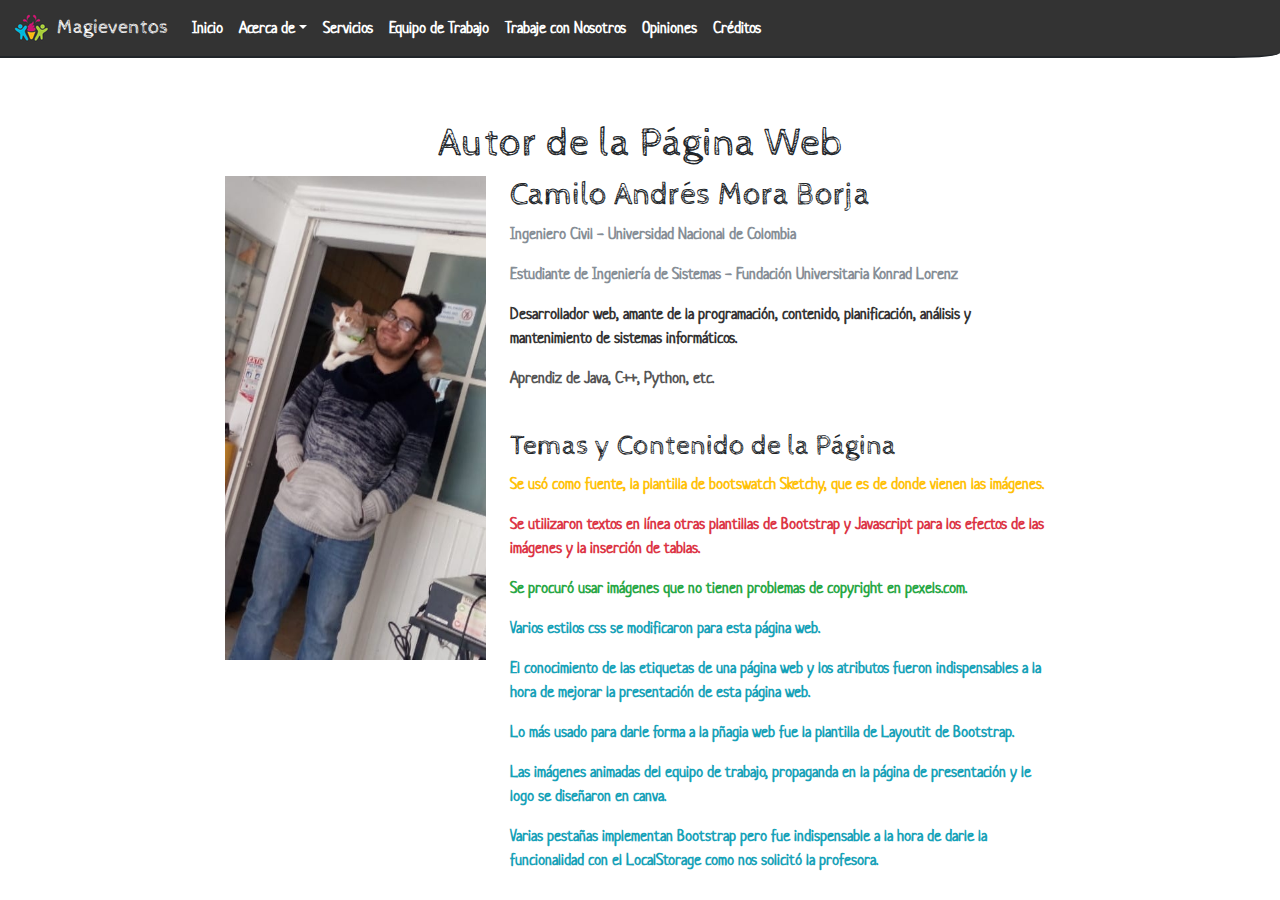
<file: creditos.html>
<!DOCTYPE html>

<html>

<head>
    <meta name="viewport" content="width=device-width, initial-scale=1">
    <link rel="stylesheet" href="./template/bootstrap.css">
    <link rel="stylesheet" href="./template/font-awesome.min.css">
    <link rel="stylesheet" href="./template/prism-okaidia.css">
    <link rel="stylesheet" href="./template/custom.min.css">
    <link rel="shortcut icon" href="./img/icon.ico" alt="Ícono pestaña magieventos">
    <!-- Global Site Tag (gtag.js) - Google Analytics -->
    <script type="text/javascript" async="" src="./template/analytics.js.descarga"></script>
    <script async="" src="./template/js"></script>
    <script>
        window.dataLayer = window.dataLayer || [];
        function gtag() { dataLayer.push(arguments); }
        gtag('js', new Date());

        gtag('config', 'UA-23019901-1');
    </script>
    <script id="_carbonads_projs" type="text/javascript" src="./template/CKYIE23N.json"></script>
</head>

<header>
    <nav class="navbar navbar-expand-lg fixed-top navbar-dark bg-primary">
        <div class="container-fluid">
            <a class="navbar-brand" color="" href="#">
                <img width="40" height="30" src="./img/black_icon.ico">
                Magieventos</a>
            <button class="navbar-toggler" type="button" data-bs-toggle="collapse" data-bs-target="#navbarColor01"
                aria-controls="navbarColor01" aria-expanded="false" aria-label="Toggle navigation">
                <span class="navbar-toggler-icon"></span>
            </button>

            <div class="collapse navbar-collapse" id="navbarColor01">
                <ul class="navbar-nav me-auto">
                    <li class="nav-item">
                        <a class="nav-link active" href="index.html">Inicio
                            <span class="visually-hidden">(current)</span>
                        </a>
                    </li>
                    <li class="nav-item dropdown">
                        <a class="nav-link dropdown-toggle" data-bs-toggle="dropdown" href="#" role="button"
                            aria-haspopup="true" aria-expanded="false">Acerca de</a>
                        <div class="dropdown-menu">
                            <a class="dropdown-item" href="sobre_nosotros.html">Sobre Nosotros</a>
                            <a class="dropdown-item" href="historia.html">Historia de Fundación</a>
                            <a class="dropdown-item" href="mision.html">Misión</a>
                            <a class="dropdown-item" href="vision.html">Visión</a>
                        </div>
                    </li>
                    <li class="nav-item">
                        <a class="nav-link" href="servicios.html">Servicios</a>
                    </li>
                    <li class="nav-item">
                        <a class="nav-link" href="equipo.html">Equipo de Trabajo</a>
                    </li>
                    <li class="nav-item">
                        <a class="nav-link" href="trabaje_con_nosotros.html">Trabaje con Nosotros</a>
                    </li>
                    <li class="nav-item">
                        <a class="nav-link" href="opiniones.html">Opiniones</a>
                    </li>
                    <li class="nav-item">
                        <a class="nav-link" href="creditos.html">Créditos</a>
                    </li>
                </ul>
            </div>
        </div>
    </nav>
    <script src="" async defer></script>
</header>

<body>
    <h1 style="text-align: center">
        Autor de la Página Web
    </h1>
    <div class="container-fluid">
        <div class="row">
            <div class="col-md-2">
            </div>
            <div class="col-md-8">
                <div class="row">
                    <div class="col-md-4">
                        <img class="d-block w-100" alt="Camilo Mora" src="./img/profile.jpg" />
                    </div>
                    <div class="col-md-8">
                        <h2>Camilo Andrés Mora Borja</h2>
                        <p class="text-muted">Ingeniero Civil - Universidad Nacional de Colombia</p>
                        <p class="text-muted">Estudiante de Ingeniería de Sistemas - Fundación Universitaria Konrad Lorenz</p>
                        <p class="text-primary">Desarrollador web, amante de la programación, contenido, planificación, análisis y mantenimiento de sistemas informáticos.</p>
                        <p class="text-secondary">Aprendiz de Java, C++, Python, etc.</p>
                        <BR>
                        <h3>Temas y Contenido de la Página</h3>
                        <p class="text-warning">Se usó como fuente, la plantilla de bootswatch Sketchy, que es de donde vienen las imágenes.</p>
                        <p class="text-danger">Se utilizaron textos en línea otras plantillas de Bootstrap y Javascript para los efectos de las imágenes y la inserción de tablas.</p>
                        <p class="text-success">Se procuró usar imágenes que no tienen problemas de copyright en pexels.com.</p>
                        <p class="text-info">Varios estilos css se modificaron para esta página web.</p>
                        <p class="text-info">El conocimiento de las etiquetas de una página web y los atributos fueron indispensables a la hora de mejorar la presentación de esta página web.</p>
                        <p class="text-info">Lo más usado para darle forma a la pñagia web fue la plantilla de Layoutit de Bootstrap.</p>
                        <p class="text-info">Las imágenes animadas del equipo de trabajo, propaganda en la página de presentación y le logo se diseñaron en canva.</p>
                        <p class="text-info">Varias pestañas implementan Bootstrap pero fue indispensable a la hora de darle la funcionalidad con el LocalStorage como nos solicitó la profesora.</p>
                    </div>
                </div>
            </div>
        </div>
    </div>
</body>

<script src="./template/jquery.min.js.descarga"></script>
<script src="./template/bootstrap.bundle.min.js.descarga"></script>
<script src="./template/prism.js.descarga" data-manual=""></script>
<script src="./template/custom.js.descarga"></script>
<script src="./template/jquery.min.js"></script>
<script src="./template/bootstrap.min.js"></script>
<script src="./template/popper.min.js"></script>
<script src="./template/scripts.js"></script>

</html>
</file>
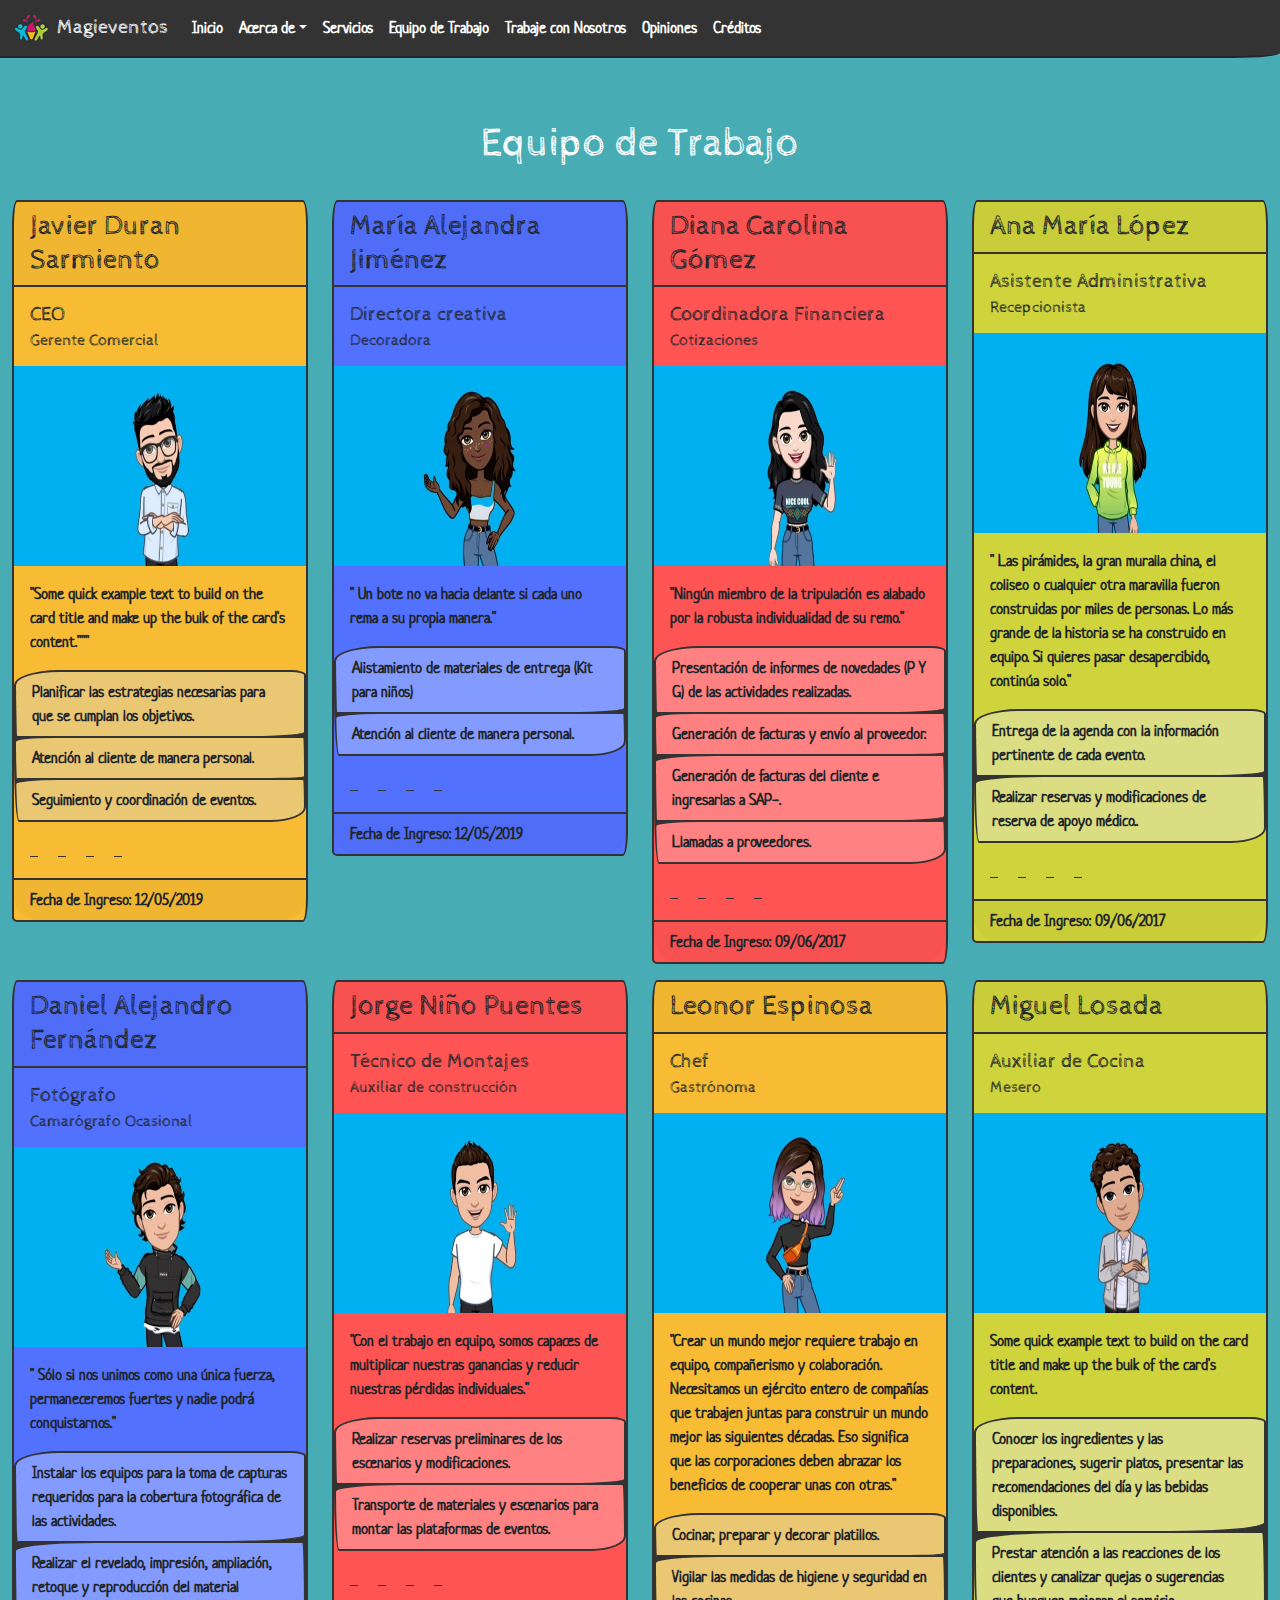
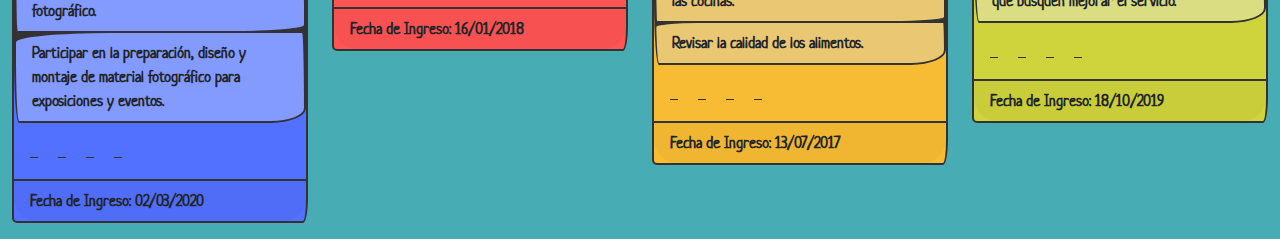
<file: equipo.html>
<!DOCTYPE html>

<html>

<head>
    <meta name="viewport" content="width=device-width, initial-scale=1">
    <link rel="stylesheet" href="./template/bootstrap.css">
    <link rel="stylesheet" href="./template/font-awesome.min.css">
    <link rel="stylesheet" href="./template/prism-okaidia.css">
    <link rel="stylesheet" href="./template/custom.min.css">
    <link rel="shortcut icon" href="./img/icon.ico" alt="Ícono pestaña magieventos">
    <!-- Global Site Tag (gtag.js) - Google Analytics -->
    <script type="text/javascript" async="" src="./template/analytics.js.descarga"></script>
    <script async="" src="./template/js"></script>
    <script>
        window.dataLayer = window.dataLayer || [];
        function gtag() { dataLayer.push(arguments); }
        gtag('js', new Date());

        gtag('config', 'UA-23019901-1');
    </script>
    <script id="_carbonads_projs" type="text/javascript" src="./template/CKYIE23N.json"></script>
</head>

<header>
    <nav class="navbar navbar-expand-lg fixed-top navbar-dark bg-primary">
        <div class="container-fluid">
            <a class="navbar-brand" color="" href="#">
                <img width="40" height="30" src="./img/black_icon.ico" alt="Ícono de magieventos">
                Magieventos</a>
            <button class="navbar-toggler" type="button" data-bs-toggle="collapse" data-bs-target="#navbarColor01"
                aria-controls="navbarColor01" aria-expanded="false" aria-label="Toggle navigation">
                <span class="navbar-toggler-icon"></span>
            </button>

            <div class="collapse navbar-collapse" id="navbarColor01">
                <ul class="navbar-nav me-auto">
                    <li class="nav-item">
                        <a class="nav-link active" href="index.html">Inicio
                            <span class="visually-hidden">(current)</span>
                        </a>
                    </li>
                    <li class="nav-item dropdown">
                        <a class="nav-link dropdown-toggle" data-bs-toggle="dropdown" href="#" role="button"
                            aria-haspopup="true" aria-expanded="false">Acerca de</a>
                        <div class="dropdown-menu">
                            <a class="dropdown-item" href="sobre_nosotros.html">Sobre Nosotros</a>
                            <a class="dropdown-item" href="historia.html">Historia de Fundación</a>
                            <a class="dropdown-item" href="mision.html">Misión</a>
                            <a class="dropdown-item" href="vision.html">Visión</a>
                        </div>
                    </li>
                    <li class="nav-item">
                        <a class="nav-link" href="servicios.html">Servicios</a>
                    </li>
                    <li class="nav-item">
                        <a class="nav-link" href="equipo.html">Equipo de Trabajo</a>
                    </li>
                    <li class="nav-item">
                        <a class="nav-link" href="trabaje_con_nosotros.html">Trabaje con Nosotros</a>
                    </li>
                    <li class="nav-item">
                        <a class="nav-link" href="opiniones.html">Opiniones</a>
                    </li>
                    <li class="nav-item">
                        <a class="nav-link" href="creditos.html">Créditos</a>
                    </li>
                </ul>
            </div>
        </div>
    </nav>
    <script src="" async defer></script>
</header>


<body style="background-color:#48acb4 ;">
    <h1 style='text-align:center ; color:white'>Equipo de Trabajo</h1>
    &nbsp;
    <div class="container-fluid">
        <div class="row">
            <div class="col-md-3">
                <div class="card mb-3" style="background-color:#f8bc34 ;">
                    <h3 class="card-header"> Javier Duran Sarmiento</h3>
                    <div class="card-body">
                        <h5 class="card-title">CEO</h5>
                        <h6 class="card-subtitle">Gerente Comercial</h6>
                    </div>
                    <img src="./img/e_1.jpg" class="d-block user-select-none" width="100%" height="200" alt="Foto de Javier Durán Sarmiento"
                        aria-label="Placeholder: Image cap" focusable="false" role="img"
                        preserveAspectRatio="xMidYMid slice" viewBox="0 0 318 180"
                        style="font-size:1.125rem;text-anchor:middle">
                    <div class="card-body">
                        <p class="card-text">"Some quick example text to build on the card title and make up the bulk of
                            the card's content."""</p>
                    </div>
                    <ul class="list-group list-group-flush">
                        <li class="list-group-item" style="background-color:#f8d278ee ;">Planificar las estrategias
                            necesarias para que se cumplan los
                            objetivos.</li>
                        <li class="list-group-item" style="background-color:#f8d278ee ;">Atención al cliente de manera
                            personal.</li>
                        <li class="list-group-item" style="background-color:#f8d278ee ;">Seguimiento y coordinación de
                            eventos.</li>
                    </ul>
                    <div class="card-body">
                        <a href="https://bootswatch.com/sketchy/#" class="card-link"><i
                                class="fa-brands fa-facebook-square"></i></a>
                        <a href="https://bootswatch.com/sketchy/#" class="card-link"><i
                                class="fa-brands fa-linkedin"></i></a>
                        <a href="https://bootswatch.com/sketchy/#" class="card-link"><i
                                class="fa-brands fa-github"></i></a>
                        <a href="https://bootswatch.com/sketchy/#" class="card-link"><i
                                class="fa-brands fa-twitter"></i></a>
                    </div>
                    <div class="card-footer">
                        Fecha de Ingreso: 12/05/2019
                    </div>
                </div>
            </div>
            <div class="col-md-3">
                <div class="card mb-3" style="background-color:#5271ff;">
                    <h3 class="card-header"> María Alejandra Jiménez</h3>
                    <div class="card-body">
                        <h5 class="card-title">Directora creativa </h5>
                        <h6 class="card-subtitle">Decoradora</h6>
                    </div>
                    <img src="./img/e_2.jpg" class="d-block user-select-none" width="100%" height="200" alt="Foto de Maria Alejandra Jiménez"
                        aria-label="Placeholder: Image cap" focusable="false" role="img"
                        preserveAspectRatio="xMidYMid slice" viewBox="0 0 318 180"
                        style="font-size:1.125rem;text-anchor:middle">
                    <div class="card-body">
                        <p class="card-text">" Un bote no va hacia delante si cada uno rema a su propia manera."</p>
                    </div>
                    <ul class="list-group list-group-flush">
                        <li class="list-group-item" style="background-color:#839aff;">Alistamiento de materiales de
                            entrega (Kit para niños)</li>
                        <li class="list-group-item" style="background-color:#839aff;">Atención al cliente de manera
                            personal.</li>
                    </ul>
                    <div class="card-body">
                        <a href="https://bootswatch.com/sketchy/#" class="card-link"><i
                                class="fa-brands fa-facebook-square"></i></a>
                        <a href="https://bootswatch.com/sketchy/#" class="card-link"><i
                                class="fa-brands fa-linkedin"></i></a>
                        <a href="https://bootswatch.com/sketchy/#" class="card-link"><i
                                class="fa-brands fa-github"></i></a>
                        <a href="https://bootswatch.com/sketchy/#" class="card-link"><i
                                class="fa-brands fa-twitter"></i></a>
                    </div>
                    <div class="card-footer">
                        Fecha de Ingreso: 12/05/2019
                    </div>
                </div>
            </div>
            <div class="col-md-3">
                <div class="card mb-3" style="background-color:#ff5454;">
                    <h3 class="card-header"> Diana Carolina Gómez </h3>
                    <div class="card-body">
                        <h5 class="card-title">Coordinadora Financiera </h5>
                        <h6 class="card-subtitle">Cotizaciones</h6>
                    </div>
                    <img src="./img/e_3.jpg" class="d-block user-select-none" width="100%" height="200" alt="Foto de Diana Carolina Gómez"
                        aria-label="Placeholder: Image cap" focusable="false" role="img"
                        preserveAspectRatio="xMidYMid slice" viewBox="0 0 318 180"
                        style="font-size:1.125rem;text-anchor:middle">
                    <div class="card-body">
                        <p class="card-text">"Ningún miembro de la tripulación es alabado por la robusta individualidad
                            de su remo."</p>
                    </div>
                    <ul class="list-group list-group-flush">
                        <li class="list-group-item" style="background-color:#ff8181;">Presentación de informes de
                            novedades (P Y G) de las actividades
                            realizadas.</li>
                        <li class="list-group-item" style="background-color:#ff8181;">Generación de facturas y envío al
                            proveedor.</li>
                        <li class="list-group-item" style="background-color:#ff8181;">Generación de facturas del cliente
                            e ingresarlas a SAP-.</li>
                        <li class="list-group-item" style="background-color:#ff8181;">Llamadas a proveedores.</li>
                    </ul>
                    <div class="card-body">
                        <a href="https://bootswatch.com/sketchy/#" class="card-link"><i
                                class="fa-brands fa-facebook-square"></i></a>
                        <a href="https://bootswatch.com/sketchy/#" class="card-link"><i
                                class="fa-brands fa-linkedin"></i></a>
                        <a href="https://bootswatch.com/sketchy/#" class="card-link"><i
                                class="fa-brands fa-github"></i></a>
                        <a href="https://bootswatch.com/sketchy/#" class="card-link"><i
                                class="fa-brands fa-twitter"></i></a>
                    </div>
                    <div class="card-footer">
                        Fecha de Ingreso: 09/06/2017
                    </div>
                </div>
            </div>
            <div class="col-md-3">
                <div class="card mb-3" style="background-color:#d0d43c;">
                    <h3 class="card-header"> Ana María López </h3>
                    <div class="card-body">
                        <h5 class="card-title">Asistente Administrativa </h5>
                        <h6 class="card-subtitle">Recepcionista</h6>
                    </div>
                    <img src="./img/e_4.jpg" class="d-block user-select-none" width="100%" height="200" alt="Foto de Ana María López"
                        aria-label="Placeholder: Image cap" focusable="false" role="img"
                        preserveAspectRatio="xMidYMid slice" viewBox="0 0 318 180"
                        style="font-size:1.125rem;text-anchor:middle">
                    <div class="card-body">
                        <p class="card-text">" Las pirámides, la gran muralla china, el coliseo o cualquier otra
                            maravilla fueron construidas por miles de personas. Lo más grande de la historia se ha
                            construido en equipo. Si quieres pasar desapercibido, continúa solo."</p>
                    </div>
                    <ul class="list-group list-group-flush">
                        <li class="list-group-item" style="background-color:#dadd82;">Entrega de la agenda con la
                            información pertinente de cada evento.
                        </li>
                        <li class="list-group-item" style="background-color:#dadd82;">Realizar reservas y modificaciones
                            de reserva de apoyo médico..</li>
                    </ul>
                    <div class="card-body">
                        <a href="https://bootswatch.com/sketchy/#" class="card-link"><i
                                class="fa-brands fa-facebook-square"></i></a>
                        <a href="https://bootswatch.com/sketchy/#" class="card-link"><i
                                class="fa-brands fa-linkedin"></i></a>
                        <a href="https://bootswatch.com/sketchy/#" class="card-link"><i
                                class="fa-brands fa-github"></i></a>
                        <a href="https://bootswatch.com/sketchy/#" class="card-link"><i
                                class="fa-brands fa-twitter"></i></a>
                    </div>
                    <div class="card-footer">
                        Fecha de Ingreso: 09/06/2017
                    </div>
                </div>
            </div>
        </div>
    </div>
    <div class="container-fluid">
        <div class="row">
            <div class="col-md-3">
                <div class="card mb-3" style="background-color:#5271ff;">
                    <h3 class="card-header">Daniel Alejandro Fernández</h3>
                    <div class="card-body">
                        <h5 class="card-title">Fotógrafo</h5>
                        <h6 class="card-subtitle">Camarógrafo Ocasional</h6>
                    </div>
                    <img src="./img/e_5.jpg" class="d-block user-select-none" width="100%" height="200" alt="Foto de Daniel Fernández"
                        aria-label="Placeholder: Image cap" focusable="false" role="img"
                        preserveAspectRatio="xMidYMid slice" viewBox="0 0 318 180"
                        style="font-size:1.125rem;text-anchor:middle">
                    <div class="card-body">
                        <p class="card-text">" Sólo si nos unimos como una única fuerza, permaneceremos fuertes y nadie
                            podrá conquistarnos."</p>
                    </div>
                    <ul class="list-group list-group-flush">
                        <li class="list-group-item" style="background-color:#839aff;">Instalar los equipos para la toma
                            de capturas requeridos para la
                            cobertura fotográfica de las actividades.</li>
                        <li class="list-group-item" style="background-color:#839aff;">Realizar el revelado, impresión,
                            ampliación, retoque y reproducción
                            del material fotográfico.</li>
                        <li class="list-group-item" style="background-color:#839aff;">Participar en la preparación,
                            diseño y montaje de material
                            fotográfico para exposiciones y
                            eventos.</li>
                    </ul>
                    <div class="card-body">
                        <a href="https://bootswatch.com/sketchy/#" class="card-link"><i
                                class="fa-brands fa-facebook-square"></i></a>
                        <a href="https://bootswatch.com/sketchy/#" class="card-link"><i
                                class="fa-brands fa-linkedin"></i></a>
                        <a href="https://bootswatch.com/sketchy/#" class="card-link"><i
                                class="fa-brands fa-github"></i></a>
                        <a href="https://bootswatch.com/sketchy/#" class="card-link"><i
                                class="fa-brands fa-twitter"></i></a>
                    </div>
                    <div class="card-footer">
                        Fecha de Ingreso: 02/03/2020
                    </div>
                </div>
            </div>
            <div class="col-md-3">
                <div class="card mb-3" style="background-color:#ff5454;">
                    <h3 class="card-header">Jorge Niño Puentes</h3>
                    <div class="card-body">
                        <h5 class="card-title">Técnico de Montajes</h5>
                        <h6 class="card-subtitle">Auxiliar de construcción</h6>
                    </div>
                    <img src="./img/e_6.jpg" class="d-block user-select-none" width="100%" height="200" alt="Foto de Jorge Niño"
                        aria-label="Placeholder: Image cap" focusable="false" role="img"
                        preserveAspectRatio="xMidYMid slice" viewBox="0 0 318 180"
                        style="font-size:1.125rem;text-anchor:middle">
                    <div class="card-body">
                        <p class="card-text">"Con el trabajo en equipo, somos capaces de multiplicar nuestras ganancias
                            y reducir nuestras pérdidas individuales."</p>
                    </div>
                    <ul class="list-group list-group-flush">
                        <li class="list-group-item" style="background-color:#ff8181;">Realizar reservas preliminares de
                            los escenarios y modificaciones.
                        </li>
                        <li class="list-group-item" style="background-color:#ff8181;">Transporte de materiales y
                            escenarios para montar las plataformas de
                            eventos.</li>
                    </ul>
                    <div class="card-body">
                        <a href="https://bootswatch.com/sketchy/#" class="card-link"><i
                                class="fa-brands fa-facebook-square"></i></a>
                        <a href="https://bootswatch.com/sketchy/#" class="card-link"><i
                                class="fa-brands fa-linkedin"></i></a>
                        <a href="https://bootswatch.com/sketchy/#" class="card-link"><i
                                class="fa-brands fa-github"></i></a>
                        <a href="https://bootswatch.com/sketchy/#" class="card-link"><i
                                class="fa-brands fa-twitter"></i></a>
                    </div>
                    <div class="card-footer">
                        Fecha de Ingreso: 16/01/2018
                    </div>
                </div>
            </div>
            <div class="col-md-3">
                <div class="card mb-3" style="background-color:#f8bc34;">
                    <h3 class="card-header">Leonor Espinosa</h3>
                    <div class="card-body">
                        <h5 class="card-title">Chef</h5>
                        <h6 class="card-subtitle">Gastrónoma</h6>
                    </div>
                    <img src="./img/e_7.jpg" class="d-block user-select-none" width="100%" height="200" alt="Foto de Leonor Espinosa"
                        aria-label="Placeholder: Image cap" focusable="false" role="img"
                        preserveAspectRatio="xMidYMid slice" viewBox="0 0 318 180"
                        style="font-size:1.125rem;text-anchor:middle">
                    <div class="card-body">
                        <p class="card-text">"Crear un mundo mejor requiere trabajo en equipo, compañerismo y
                            colaboración. Necesitamos un ejército entero de compañías que trabajen juntas para construir
                            un mundo mejor las siguientes décadas. Eso significa que las corporaciones deben abrazar los
                            beneficios de cooperar unas con otras."</p>
                    </div>
                    <ul class="list-group list-group-flush">
                        <li class="list-group-item" style="background-color:#f8d278ee ;">Cocinar, preparar y decorar
                            platillos.</li>
                        <li class="list-group-item" style="background-color:#f8d278ee ;">Vigilar las medidas de higiene
                            y seguridad en las cocinas.</li>
                        <li class="list-group-item" style="background-color:#f8d278ee ;">Revisar la calidad de los
                            alimentos.</li>
                    </ul>
                    <div class="card-body">
                        <a href="https://bootswatch.com/sketchy/#" class="card-link"><i
                                class="fa-brands fa-facebook-square"></i></a>
                        <a href="https://bootswatch.com/sketchy/#" class="card-link"><i
                                class="fa-brands fa-linkedin"></i></a>
                        <a href="https://bootswatch.com/sketchy/#" class="card-link"><i
                                class="fa-brands fa-github"></i></a>
                        <a href="https://bootswatch.com/sketchy/#" class="card-link"><i
                                class="fa-brands fa-twitter"></i></a>
                    </div>
                    <div class="card-footer">
                        Fecha de Ingreso: 13/07/2017
                    </div>
                </div>
            </div>
            <div class="col-md-3">
                <div class="card mb-3" style="background-color:#d0d43c;">
                    <h3 class="card-header">Miguel Losada</h3>
                    <div class="card-body">
                        <h5 class="card-title">Auxiliar de Cocina</h5>
                        <h6 class="card-subtitle">Mesero</h6>
                    </div>
                    <img src="./img/e_8.jpg" class="d-block user-select-none" width="100%" height="200" alt="Foto de Miguel Losada"
                        aria-label="Placeholder: Image cap" focusable="false" role="img"
                        preserveAspectRatio="xMidYMid slice" viewBox="0 0 318 180"
                        style="font-size:1.125rem;text-anchor:middle">
                    <div class="card-body">
                        <p class="card-text">Some quick example text to build on the card title and make up the bulk of
                            the card's content.</p>
                    </div>
                    <ul class="list-group list-group-flush">
                        <li class="list-group-item" style="background-color:#dadd82;">Conocer los ingredientes y las
                            preparaciones, sugerir platos,
                            presentar las recomendaciones del día y las bebidas disponibles.</li>
                        <li class="list-group-item" style="background-color:#dadd82;">Prestar atención a las reacciones
                            de los clientes y canalizar quejas
                            o sugerencias que busquen mejorar el servicio.</li>
                    </ul>
                    <div class="card-body">
                        <a href="https://bootswatch.com/sketchy/#" class="card-link"><i
                                class="fa-brands fa-facebook-square"></i></a>
                        <a href="https://bootswatch.com/sketchy/#" class="card-link"><i
                                class="fa-brands fa-linkedin"></i></a>
                        <a href="https://bootswatch.com/sketchy/#" class="card-link"><i
                                class="fa-brands fa-github"></i></a>
                        <a href="https://bootswatch.com/sketchy/#" class="card-link"><i
                                class="fa-brands fa-twitter"></i></a>
                    </div>
                    <div class="card-footer">
                        Fecha de Ingreso: 18/10/2019
                    </div>
                </div>
            </div>
        </div>
    </div>
</body>

<script src="./template/jquery.min.js.descarga"></script>
<script src="./template/bootstrap.bundle.min.js.descarga"></script>
<script src="./template/prism.js.descarga" data-manual=""></script>
<script src="./template/custom.js.descarga"></script>
<script src="./template/jquery.min.js"></script>
<script src="./template/bootstrap.min.js"></script>
<script src="./template/popper.min.js"></script>
<script src="./template/scripts.js"></script>

</html>
</file>
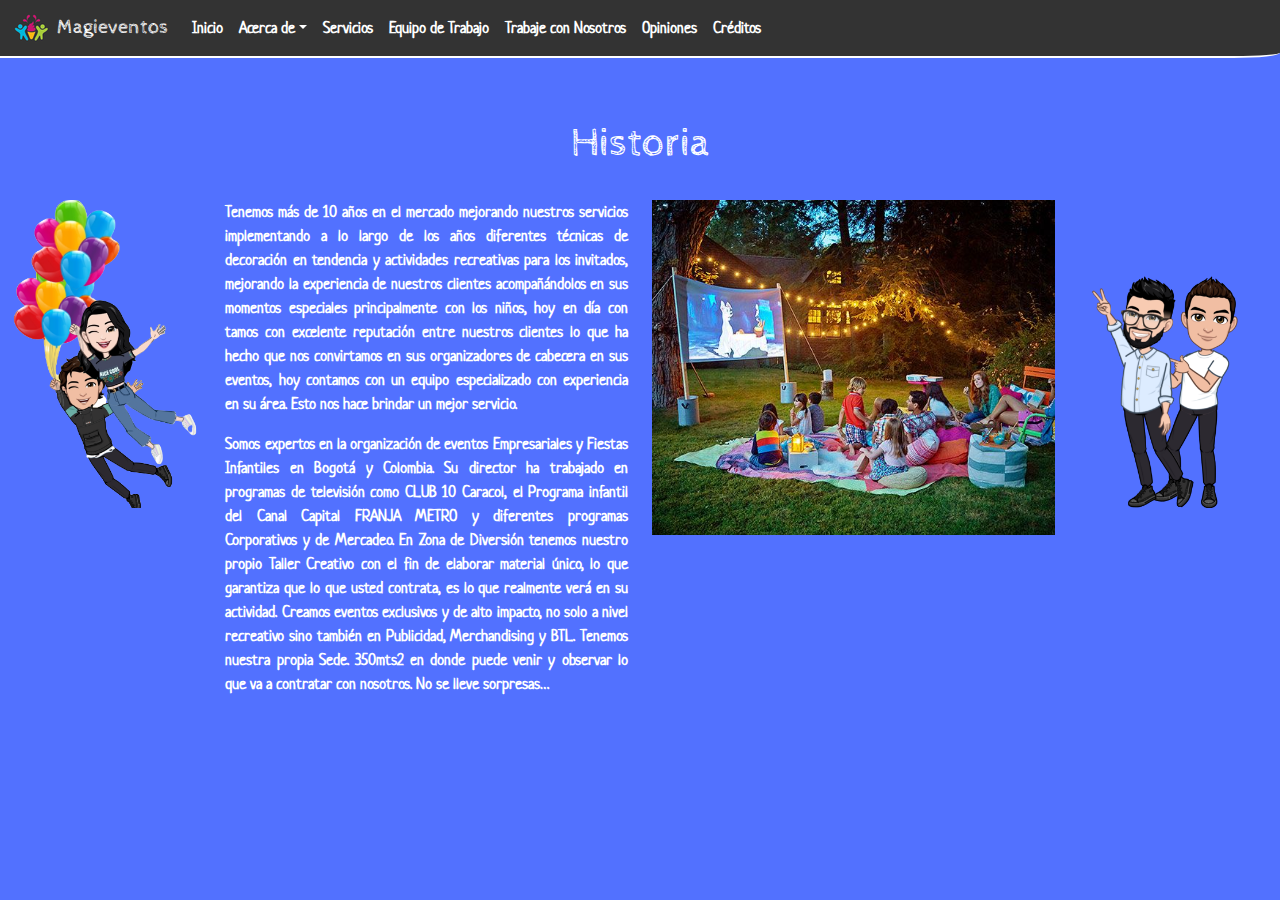
<file: historia.html>
<!DOCTYPE html>

<html>

<head>
    <meta name="viewport" content="width=device-width, initial-scale=1">
    <link rel="stylesheet" href="./template/bootstrap.css">
    <link rel="stylesheet" href="./template/font-awesome.min.css">
    <link rel="stylesheet" href="./template/prism-okaidia.css">
    <link rel="stylesheet" href="./template/custom.min.css">
    <link rel="shortcut icon" href="./img/icon.ico" alt="Ícono pestaña magieventos">
    <!-- Global Site Tag (gtag.js) - Google Analytics -->
    <script type="text/javascript" async="" src="./template/analytics.js.descarga"></script>
    <script async="" src="./template/js"></script>
    <script>
        window.dataLayer = window.dataLayer || [];
        function gtag() { dataLayer.push(arguments); }
        gtag('js', new Date());

        gtag('config', 'UA-23019901-1');
    </script>
    <script id="_carbonads_projs" type="text/javascript" src="./template/CKYIE23N.json"></script>
</head>

<header>
    <nav class="navbar navbar-expand-lg fixed-top navbar-dark bg-primary">
        <div class="container-fluid">
            <a class="navbar-brand" color="" href="#">
                <img width="40" height="30" src="./img/black_icon.ico" alt="Ícono pestaña magieventos">
                Magieventos</a>
            <button class="navbar-toggler" type="button" data-bs-toggle="collapse" data-bs-target="#navbarColor01"
                aria-controls="navbarColor01" aria-expanded="false" aria-label="Toggle navigation">
                <span class="navbar-toggler-icon"></span>
            </button>

            <div class="collapse navbar-collapse" id="navbarColor01">
                <ul class="navbar-nav me-auto">
                    <li class="nav-item">
                        <a class="nav-link active" href="index.html">Inicio
                            <span class="visually-hidden">(current)</span>
                        </a>
                    </li>
                    <li class="nav-item dropdown">
                        <a class="nav-link dropdown-toggle" data-bs-toggle="dropdown" href="#" role="button"
                            aria-haspopup="true" aria-expanded="false">Acerca de</a>
                        <div class="dropdown-menu">
                            <a class="dropdown-item" href="sobre_nosotros.html">Sobre Nosotros</a>
                            <a class="dropdown-item" href="historia.html">Historia de Fundación</a>
                            <a class="dropdown-item" href="mision.html">Misión</a>
                            <a class="dropdown-item" href="vision.html">Visión</a>
                        </div>
                    </li>
                    <li class="nav-item">
                        <a class="nav-link" href="servicios.html">Servicios</a>
                    </li>
                    <li class="nav-item">
                        <a class="nav-link" href="equipo.html">Equipo de Trabajo</a>
                    </li>
                    <li class="nav-item">
                        <a class="nav-link" href="trabaje_con_nosotros.html">Trabaje con Nosotros</a>
                    </li>
                    <li class="nav-item">
                        <a class="nav-link" href="opiniones.html">Opiniones</a>
                    </li>
                    <li class="nav-item">
                        <a class="nav-link" href="creditos.html">Créditos</a>
                    </li>
                </ul>
            </div>
        </div>
    </nav>
    <script src="" async defer></script>
</header>

<body style="background-color: #5271ff; color: white; ">
    <h1 style='text-align:center'>Historia</h1>
    &nbsp;
    <div class="container-fluid">
        <div class="row">
            <div class="col-md-2">
                <img class="d-block w-100" alt="2 personas con globos" src="./img/13.png" />
            </div>
            <div class="col-md-4">
                <p style="text-align:justify ;">Tenemos más de 10 años en el mercado mejorando nuestros servicios
                    implementando a lo largo de los años diferentes técnicas de decoración en tendencia y actividades
                    recreativas para los invitados, mejorando la experiencia de nuestros clientes acompañándolos en sus
                    momentos especiales principalmente con los niños, hoy en día con tamos con excelente reputación
                    entre nuestros clientes lo que ha hecho que nos convirtamos en sus organizadores de cabecera en sus
                    eventos, hoy contamos con un equipo especializado con experiencia en su área. Esto nos hace brindar
                    un mejor servicio.</p>
                <p style="text-align: justify;">Somos expertos en la organización de eventos Empresariales y Fiestas
                    Infantiles en Bogotá y Colombia. Su director ha trabajado en programas de televisión como CLUB 10
                    Caracol, el Programa infantil del Canal Capital FRANJA METRO y diferentes programas Corporativos y
                    de Mercadeo. En Zona de Diversión tenemos nuestro propio Taller Creativo con el fin de elaborar
                    material único, lo que garantiza que lo que usted contrata, es lo que realmente verá en su
                    actividad. Creamos eventos exclusivos y de alto impacto, no solo a nivel recreativo sino también en
                    Publicidad, Merchandising y BTL. Tenemos nuestra propia Sede. 350mts2 en donde puede venir y
                    observar lo que va a contratar con nosotros. No se lleve sorpresas…</p>
            </div>
            <div class="col-md-4">
                <img class="d-block w-100" alt="Niños en el patio" src="./img/15.jpg" />
            </div>
            <div class="col-md-2">
                <img class="d-block w-100" alt="Pareja LGBT feliz" src="./img/14.png" />
            </div>
        </div>
    </div>
</body>

<script src="./template/jquery.min.js.descarga"></script>
<script src="./template/bootstrap.bundle.min.js.descarga"></script>
<script src="./template/prism.js.descarga" data-manual=""></script>
<script src="./template/custom.js.descarga"></script>
<script src="./template/jquery.min.js"></script>
<script src="./template/bootstrap.min.js"></script>
<script src="./template/popper.min.js"></script>
<script src="./template/scripts.js"></script>

</html>
</file>
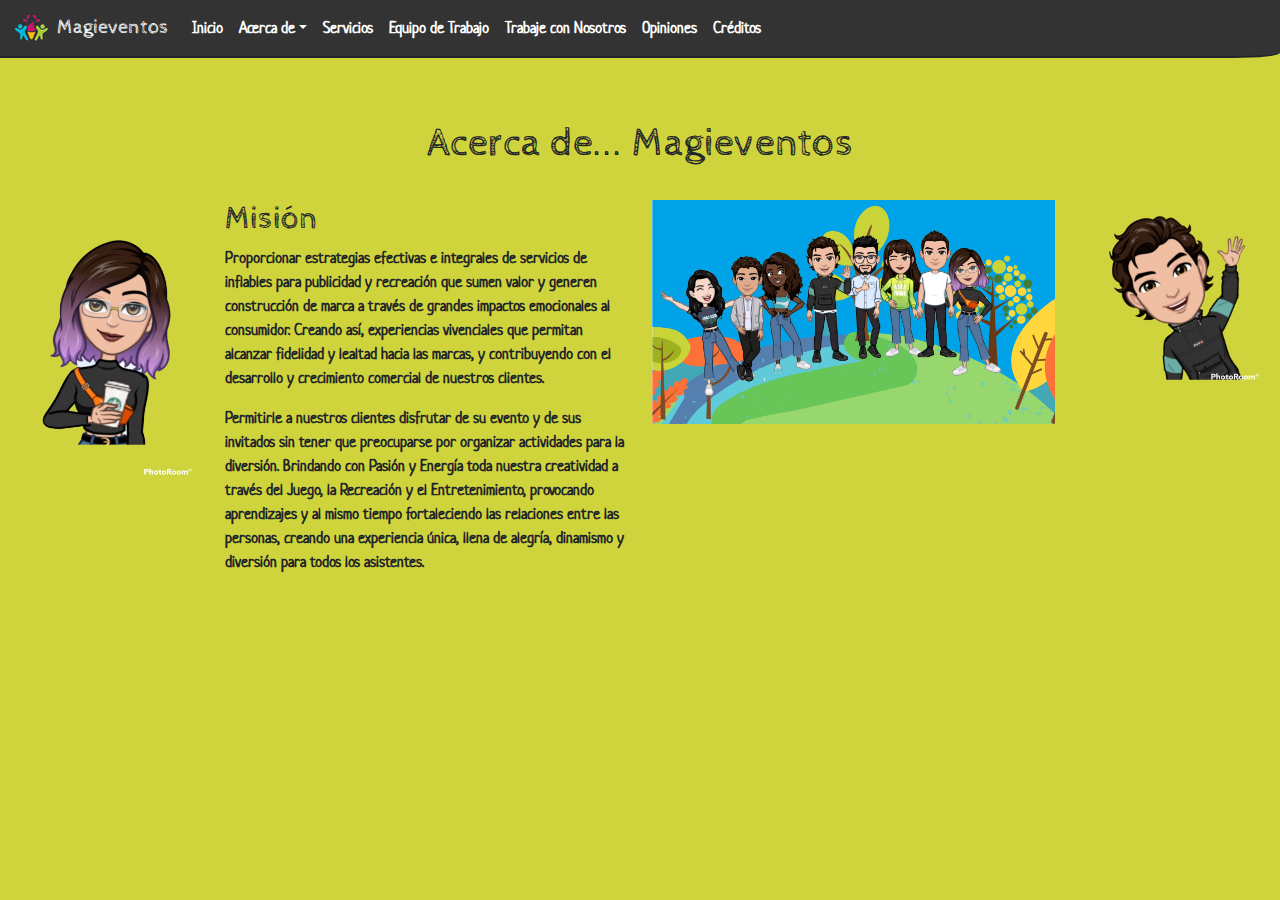
<file: mision.html>
<!DOCTYPE html>

<html>

<head>
    <meta name="viewport" content="width=device-width, initial-scale=1">
    <link rel="stylesheet" href="./template/bootstrap.css">
    <link rel="stylesheet" href="./template/font-awesome.min.css">
    <link rel="stylesheet" href="./template/prism-okaidia.css">
    <link rel="stylesheet" href="./template/custom.min.css">
    <link rel="shortcut icon" href="./img/icon.ico" alt="Ícono pestaña magieventos">
    <!-- Global Site Tag (gtag.js) - Google Analytics -->
    <script type="text/javascript" async="" src="./template/analytics.js.descarga"></script>
    <script async="" src="./template/js"></script>
    <script>
        window.dataLayer = window.dataLayer || [];
        function gtag() { dataLayer.push(arguments); }
        gtag('js', new Date());

        gtag('config', 'UA-23019901-1');
    </script>
    <script id="_carbonads_projs" type="text/javascript" src="./template/CKYIE23N.json"></script>
</head>

<header>
    <nav class="navbar navbar-expand-lg fixed-top navbar-dark bg-primary">
        <div class="container-fluid">
            <a class="navbar-brand" color="" href="#">
                <img width="40" height="30" src="./img/black_icon.ico" alt="Ícono pestaña magieventos">
                Magieventos</a>
            <button class="navbar-toggler" type="button" data-bs-toggle="collapse" data-bs-target="#navbarColor01"
                aria-controls="navbarColor01" aria-expanded="false" aria-label="Toggle navigation">
                <span class="navbar-toggler-icon"></span>
            </button>

            <div class="collapse navbar-collapse" id="navbarColor01">
                <ul class="navbar-nav me-auto">
                    <li class="nav-item">
                        <a class="nav-link active" href="index.html">Inicio
                            <span class="visually-hidden">(current)</span>
                        </a>
                    </li>
                    <li class="nav-item dropdown">
                        <a class="nav-link dropdown-toggle" data-bs-toggle="dropdown" href="#" role="button"
                            aria-haspopup="true" aria-expanded="false">Acerca de</a>
                        <div class="dropdown-menu">
                            <a class="dropdown-item" href="sobre_nosotros.html">Sobre Nosotros</a>
                            <a class="dropdown-item" href="historia.html">Historia de Fundación</a>
                            <a class="dropdown-item" href="mision.html">Misión</a>
                            <a class="dropdown-item" href="vision.html">Visión</a>
                        </div>
                    </li>
                    <li class="nav-item">
                        <a class="nav-link" href="servicios.html">Servicios</a>
                    </li>
                    <li class="nav-item">
                        <a class="nav-link" href="equipo.html">Equipo de Trabajo</a>
                    </li>
                    <li class="nav-item">
                        <a class="nav-link" href="trabaje_con_nosotros.html">Trabaje con Nosotros</a>
                    </li>
                    <li class="nav-item">
                        <a class="nav-link" href="opiniones.html">Opiniones</a>
                    </li>
                    <li class="nav-item">
                        <a class="nav-link" href="creditos.html">Créditos</a>
                    </li>
                </ul>
            </div>
        </div>
    </nav>
    <script src="" async defer></script>
</header>

<body style="background-color: #d0d43c; ">
    <h1 style='text-align:center'>Acerca de... Magieventos</h1>
    &nbsp;
    <div class="container-fluid">
        <div class="row">
            <div class="col-md-2">
                <img class="d-block w-100" alt="Carousel Bootstrap First" src="./img/m_1.png" />
            </div>
            <div class="col-md-4">
                <h2>Misión</h2>
                <p>Proporcionar estrategias efectivas e integrales de servicios de inflables para publicidad y
                    recreación que sumen valor y generen construcción de marca a través de grandes impactos emocionales
                    al consumidor. Creando así, experiencias vivenciales que permitan alcanzar fidelidad y lealtad hacia
                    las marcas, y contribuyendo con el desarrollo y crecimiento comercial de nuestros clientes.</p>
                <p>Permitirle a nuestros clientes disfrutar de su evento y de sus invitados sin tener que preocuparse
                    por organizar actividades para la diversión. Brindando con Pasión y Energía toda nuestra creatividad
                    a través del Juego, la Recreación y el Entretenimiento, provocando aprendizajes y al mismo tiempo
                    fortaleciendo las relaciones entre las personas, creando una experiencia única, llena de alegría,
                    dinamismo y diversión para todos los asistentes.</p>
            </div>
            <div class="col-md-4">
                <img class="d-block w-100" alt="Carousel Bootstrap Second" src="./img/m_3.png" />
            </div>
            <div class="col-md-2">
                <img class="d-block w-100" alt="Carousel Bootstrap Third" src="./img/m_2.png" />
            </div>
        </div>
    </div>
</body>

<script src="./template/jquery.min.js.descarga"></script>
<script src="./template/bootstrap.bundle.min.js.descarga"></script>
<script src="./template/prism.js.descarga" data-manual=""></script>
<script src="./template/custom.js.descarga"></script>
<script src="./template/jquery.min.js"></script>
<script src="./template/bootstrap.min.js"></script>
<script src="./template/popper.min.js"></script>
<script src="./template/scripts.js"></script>

</html>
</file>
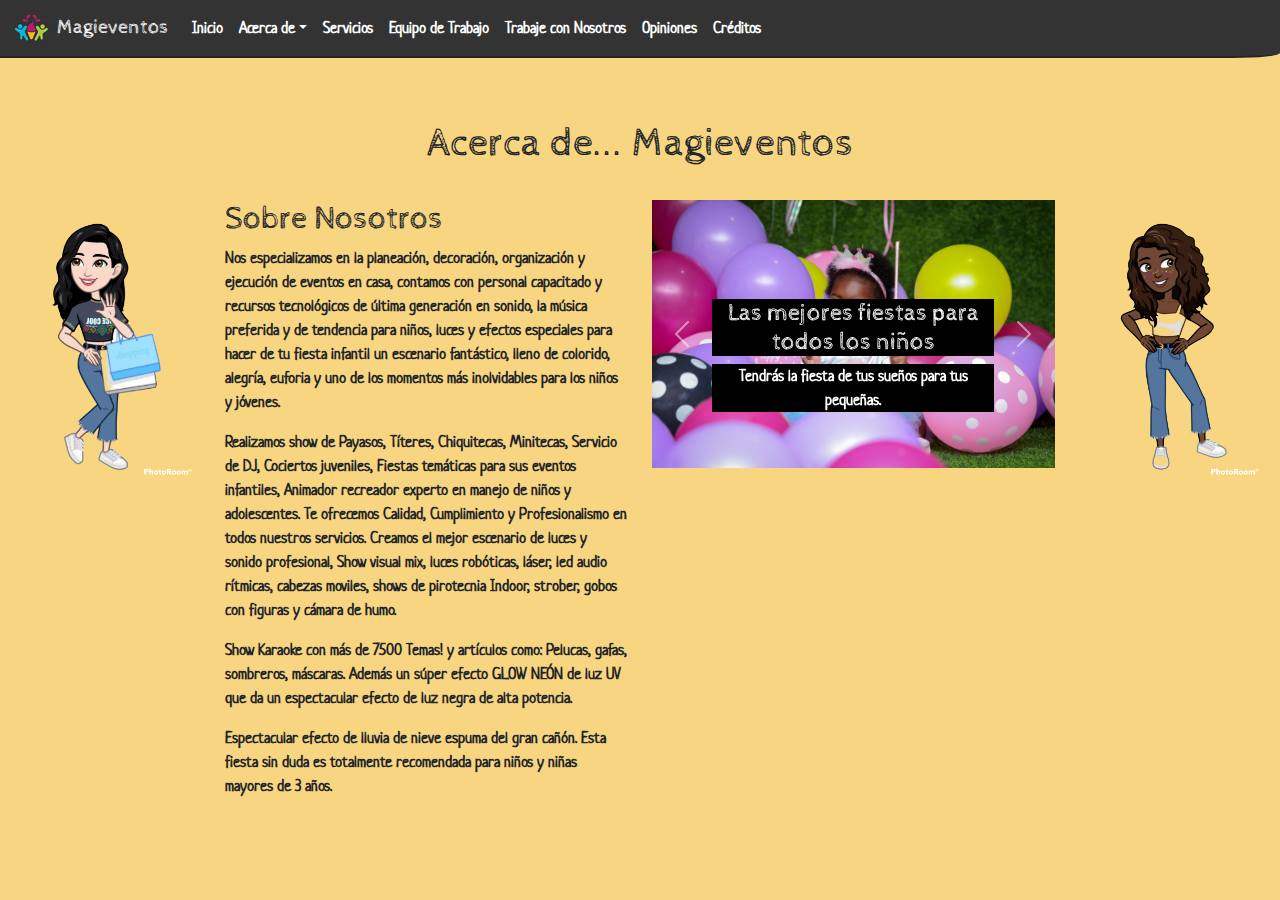
<file: sobre_nosotros.html>
<!DOCTYPE html>

<html>

<head>
    <meta name="viewport" content="width=device-width, initial-scale=1">
    <link rel="stylesheet" href="./template/bootstrap.css">
    <link rel="stylesheet" href="./template/font-awesome.min.css">
    <link rel="stylesheet" href="./template/prism-okaidia.css">
    <link rel="stylesheet" href="./template/custom.min.css">
    <link rel="shortcut icon" href="./img/icon.ico" alt="Ícono pestaña magieventos">
    <!-- Global Site Tag (gtag.js) - Google Analytics -->
    <script type="text/javascript" async="" src="./template/analytics.js.descarga"></script>
    <script async="" src="./template/js"></script>
    <script>
        window.dataLayer = window.dataLayer || [];
        function gtag() { dataLayer.push(arguments); }
        gtag('js', new Date());

        gtag('config', 'UA-23019901-1');
    </script>
    <script id="_carbonads_projs" type="text/javascript" src="./template/CKYIE23N.json"></script>
</head>

<header>
    <nav class="navbar navbar-expand-lg fixed-top navbar-dark bg-primary">
        <div class="container-fluid">
            <a class="navbar-brand" color="" href="#">
                <img width="40" height="30" src="./img/black_icon.ico" alt="Ícono pestaña magieventos">
                Magieventos</a>
            <button class="navbar-toggler" type="button" data-bs-toggle="collapse" data-bs-target="#navbarColor01"
                aria-controls="navbarColor01" aria-expanded="false" aria-label="Toggle navigation">
                <span class="navbar-toggler-icon"></span>
            </button>

            <div class="collapse navbar-collapse" id="navbarColor01">
                <ul class="navbar-nav me-auto">
                    <li class="nav-item">
                        <a class="nav-link active" href="index.html">Inicio
                            <span class="visually-hidden">(current)</span>
                        </a>
                    </li>
                    <li class="nav-item dropdown">
                        <a class="nav-link dropdown-toggle" data-bs-toggle="dropdown" href="#" role="button"
                            aria-haspopup="true" aria-expanded="false">Acerca de</a>
                        <div class="dropdown-menu">
                            <a class="dropdown-item" href="sobre_nosotros.html">Sobre Nosotros</a>
                            <a class="dropdown-item" href="historia.html">Historia de Fundación</a>
                            <a class="dropdown-item" href="mision.html">Misión</a>
                            <a class="dropdown-item" href="vision.html">Visión</a>
                        </div>
                    </li>
                    <li class="nav-item">
                        <a class="nav-link" href="servicios.html">Servicios</a>
                    </li>
                    <li class="nav-item">
                        <a class="nav-link" href="equipo.html">Equipo de Trabajo</a>
                    </li>
                    <li class="nav-item">
                        <a class="nav-link" href="trabaje_con_nosotros.html">Trabaje con Nosotros</a>
                    </li>
                    <li class="nav-item">
                        <a class="nav-link" href="opiniones.html">Opiniones</a>
                    </li>
                    <li class="nav-item">
                        <a class="nav-link" href="creditos.html">Créditos</a>
                    </li>
                </ul>
            </div>
        </div>
    </nav>
    <script src="" async defer></script>
</header>

<body style="background-color:#f8d278ee ">
    <h1 style='text-align:center'>Acerca de... Magieventos</h1>
    &nbsp;
    <div class="container-fluid">
        <div class="row">
            <div class="col-md-2">
                <img class="d-block w-100" alt="Mujer sonriendo feliz" src="./img/11.png" />
            </div>
            <div class="col-md-4">
                <h2>Sobre Nosotros</h2>
                <p>Nos especializamos en la planeación, decoración, organización y ejecución de eventos en casa,
                    contamos con personal capacitado y recursos tecnológicos de última generación en sonido, la música
                    preferida y de tendencia para niños, luces y efectos especiales para hacer de tu fiesta infantil un
                    escenario fantástico, lleno de colorido, alegría, euforia y uno de los momentos más inolvidables
                    para los niños y jóvenes.</p>

                <p> Realizamos show de Payasos, Títeres, Chiquitecas, Minitecas, Servicio de DJ, Cociertos juveniles,
                    Fiestas temáticas para sus eventos infantiles, Animador recreador experto en manejo de niños y
                    adolescentes. Te ofrecemos Calidad, Cumplimiento y Profesionalismo en todos nuestros servicios.
                    Creamos el mejor escenario de luces y sonido profesional, Show visual mix, luces robóticas, láser,
                    led audio rítmicas, cabezas moviles, shows de pirotecnia Indoor, strober, gobos con figuras y cámara
                    de humo.</p>
                <p>Show Karaoke con más de 7500 Temas! y artículos como: Pelucas, gafas, sombreros, máscaras.
                    Además un súper efecto GLOW NEÓN de luz UV que da un espectacular efecto de luz negra de alta
                    potencia.</p>
                <p>Espectacular efecto de lluvia de nieve espuma del gran cañón.
                    Esta fiesta sin duda es totalmente recomendada para niños y niñas mayores de 3 años.</p>
            </div>
            <div class="col-md-4">
                <div class="carousel slide" id="carousel-218184">
                    <ol class="carousel-indicators">
                        <li data-slide-to="0" data-target="#carousel-218184" class="active">
                        </li>
                        <li data-slide-to="1" data-target="#carousel-218184">
                        </li>
                        <li data-slide-to="2" data-target="#carousel-218184">
                        </li>
                        <li data-slide-to="3" data-target="#carousel-218184">
                        </li>
                        <li data-slide-to="4" data-target="#carousel-218184">
                        </li>
                        <li data-slide-to="5" data-target="#carousel-218184">
                        </li>
                    </ol>
                    <div class="carousel-inner">
                        <div class="carousel-item active">
                            <img class="d-block w-100" alt="Carousel Bootstrap Propaganda First" src="./img/sn_1.jpg" />
                            <div class="carousel-caption">
                                <h4 style='background-color: black;'>
                                    Las mejores fiestas para todos los niños
                                </h4>
                                <p style='background-color: black;'>
                                    Tendrás la fiesta de tus sueños para tus pequeñas.
                                </p>
                            </div>
                        </div>
                        <div class="carousel-item">
                            <img class="d-block w-100" alt="Carousel Bootstrap Propaganda Second" src="./img/sn_2.jpg" />
                            <div class="carousel-caption">
                                <h4 style='background-color: black;'>
                                    ¿Quieres tu Pony?
                                </h4>
                                <p style='background-color: black;'>
                                    Disfrutarás de mágicos momentos para los pequeños, como Nicolás.
                                </p>
                            </div>
                        </div>
                        <div class="carousel-item">
                            <img class="d-block w-100" alt="Carousel Bootstrap Propaganda Third" src="./img/sn_3.jpg" />
                            <div class="carousel-caption">
                                <h4 style='background-color: black;'>
                                    Manjar dulce, manjar sabroso.
                                </h4>
                                <p style='background-color: black;'>
                                    Nuestro equipo se encuentra especializado en alta cocina para que los pequeños
                                    crezcan grandes y fuertes
                                </p>
                            </div>
                        </div>
                        <div class="carousel-item">
                            <img class="d-block w-100" alt="Carousel Bootstrap Propaganda Fourth" src="./img/sn_4.jpg" />
                            <div class="carousel-caption">
                                <h4 style='background-color: black;'>
                                    Gestores de Felicidad
                                </h4>
                                <p style='background-color: black;'>
                                    Disfruta de las fiestas como los pequeños.
                                </p>
                            </div>
                        </div>
                        <div class="carousel-item">
                            <img class="d-block w-100" alt="Carousel Bootstrap Propaganda Fifth" src="./img/sn_5.jpg" />
                            <div class="carousel-caption">
                                <h4 style='background-color: black;'>
                                    Momentos para la Familia
                                </h4>
                            </div>
                        </div>
                        <div class="carousel-item">
                            <img class="d-block w-100" alt="Carousel Bootstrap Propaganda Sixth" src="./img/sn_6.jpg" />
                            <div class="carousel-caption">
                                <h4 style='background-color: black;'>
                                    Explosiones de Creatividad
                                </h4>
                                <p style='background-color: black;'>
                                    !Contrátanos y tendrás las mejores fiestas!
                                </p>
                            </div>
                        </div>
                    </div> <a class="carousel-control-prev" href="#carousel-218184" data-slide="prev"><span
                            class="carousel-control-prev-icon"></span> <span class="sr-only">Previous</span></a> <a
                        class="carousel-control-next" href="#carousel-218184" data-slide="next"><span
                            class="carousel-control-next-icon"></span> <span class="sr-only">Next</span></a>
                </div>
            </div>
            <div class="col-md-2">
                <img class="d-block w-100" alt="Carousel Bootstrap First" src="./img/12.png" />
            </div>
        </div>
    </div>
</body>

<script src="./template/jquery.min.js.descarga"></script>
<script src="./template/bootstrap.bundle.min.js.descarga"></script>
<script src="./template/prism.js.descarga" data-manual=""></script>
<script src="./template/custom.js.descarga"></script>
<script src="./template/jquery.min.js"></script>
<script src="./template/bootstrap.min.js"></script>
<script src="./template/popper.min.js"></script>
<script src="./template/scripts.js"></script>

</html>
</file>
<file: template/prism-okaidia.css>
/**
 * okaidia theme for JavaScript, CSS and HTML
 * Loosely based on Monokai textmate theme by http://www.monokai.nl/
 * @author ocodia
 */

code[class*="language-"],
pre[class*="language-"] {
	color: #f8f8f2;
	background: none;
	text-shadow: 0 1px rgba(0, 0, 0, 0.3);
	font-family: Consolas, Monaco, 'Andale Mono', 'Ubuntu Mono', monospace;
	font-size: 1em;
	text-align: left;
	white-space: pre;
	word-spacing: normal;
	word-break: normal;
	word-wrap: normal;
	line-height: 1.5;

	-moz-tab-size: 4;
	-o-tab-size: 4;
	tab-size: 4;

	-webkit-hyphens: none;
	-moz-hyphens: none;
	-ms-hyphens: none;
	hyphens: none;
}

/* Code blocks */
pre[class*="language-"] {
	padding: 1em;
	margin: .5em 0;
	overflow: auto;
	border-radius: 0.3em;
}

:not(pre) > code[class*="language-"],
pre[class*="language-"] {
	background: #272822;
}

/* Inline code */
:not(pre) > code[class*="language-"] {
	padding: .1em;
	border-radius: .3em;
	white-space: normal;
}

.token.comment,
.token.prolog,
.token.doctype,
.token.cdata {
	color: #8292a2;
}

.token.punctuation {
	color: #f8f8f2;
}

.token.namespace {
	opacity: .7;
}

.token.property,
.token.tag,
.token.constant,
.token.symbol,
.token.deleted {
	color: #f92672;
}

.token.boolean,
.token.number {
	color: #ae81ff;
}

.token.selector,
.token.attr-name,
.token.string,
.token.char,
.token.builtin,
.token.inserted {
	color: #a6e22e;
}

.token.operator,
.token.entity,
.token.url,
.language-css .token.string,
.style .token.string,
.token.variable {
	color: #f8f8f2;
}

.token.atrule,
.token.attr-value,
.token.function,
.token.class-name {
	color: #e6db74;
}

.token.keyword {
	color: #66d9ef;
}

.token.regex,
.token.important {
	color: #fd971f;
}

.token.important,
.token.bold {
	font-weight: bold;
}
.token.italic {
	font-style: italic;
}

.token.entity {
	cursor: help;
}
</file>
<file: template/custom.min.css>
body {
    padding-top: 120px
}

iframe {
    overflow: hidden;
    border: none
}

@media (min-width: 768px) {
    body>.navbar-transparent {
        box-shadow: none
    }

    body>.navbar-transparent .navbar-nav>.open>a {
        box-shadow: none
    }
}

.navbar .fa,
.navbar .fab {
    margin-right: .25rem;
    font-size: 1rem
}

#home .navbar,
#help .navbar {
    background: #375ee3;
    background: linear-gradient(145deg, #375ee3 0%, #6543e0 80%);
    transition: box-shadow 200ms ease-in
}

#home .navbar-brand .nav-link,
#help .navbar-brand .nav-link {
    display: inline-block;
    margin-right: -30px
}

#home {
    padding-top: 0
}

#home .btn {
    padding: .5rem .9rem
}

.bs-docs-section {
    margin-top: 4em
}

.bs-docs-section .page-header h1 {
    padding: 2rem 0;
    font-size: 3rem
}

.dropdown-menu.show[aria-labelledby="themes"] {
    display: -ms-flexbox;
    display: flex;
    width: 420px;
    -ms-flex-wrap: wrap;
    flex-wrap: wrap
}

.dropdown-menu.show[aria-labelledby="themes"] .dropdown-item {
    width: 33.333%
}

.dropdown-menu.show[aria-labelledby="themes"] .dropdown-item:first-child {
    width: 100%
}

.bs-component {
    position: relative
}

.bs-component+.bs-component {
    margin-top: 1rem
}

.bs-component .card {
    margin-bottom: 1rem
}

.bs-component .modal {
    position: relative;
    top: auto;
    right: auto;
    left: auto;
    bottom: auto;
    z-index: 1;
    display: block
}

.bs-component .modal-dialog {
    width: 90%
}

.bs-component .popover {
    position: relative;
    display: inline-block;
    width: 220px;
    margin: 20px
}

.source-button {
    display: none;
    position: absolute;
    top: 0;
    right: 0;
    z-index: 100;
    font-weight: 700
}

.source-button:hover {
    cursor: pointer
}

.bs-component:hover .source-button {
    display: block
}

#source-modal pre {
    max-height: calc(100vh - 11rem)
}

.nav-tabs {
    margin-bottom: 15px
}

.progress {
    margin-bottom: 10px
}

#footer {
    margin: 5em 0
}

#footer li {
    float: left;
    margin-right: 1.5em;
    margin-bottom: 1.5em
}

#footer p {
    clear: left;
    margin-bottom: 0
}

.splash {
    position: relative;
    padding: 12em 0 6em;
    background-color: #375ee3;
    background-image: url("../img/splash.svg"), linear-gradient(145deg, #375ee3 0%, #6543e0 80%);
    background-size: cover;
    background-repeat: no-repeat;
    color: #fff;
    text-align: center
}

.splash .logo {
    width: 160px
}

.splash h1 {
    font-size: 3em;
    color: #fff
}

.splash #social {
    margin: 2em 0 3em
}

.splash .alert {
    margin: 2em 0;
    border: none
}

.splash .sponsor a {
    color: #fff
}

.section-tout {
    padding: 6em 0 1em;
    border-bottom: 1px solid rgba(0, 0, 0, 0.05);
    background-color: #eaf1f1;
    text-align: center
}

.section-tout .icon {
    display: -ms-flexbox;
    display: flex;
    -ms-flex-pack: center;
    justify-content: center;
    -ms-flex-align: center;
    align-items: center;
    width: 80px;
    height: 80px;
    margin: 0 auto 1rem;
    background: #375ee3;
    background: linear-gradient(145deg, #375ee3 0%, #6543e0 80%);
    border-radius: 50%;
    font-size: 2rem;
    color: rgba(255, 255, 255, 0.9)
}

.section-tout p {
    margin-bottom: 5em
}

.section-preview {
    padding: 4em 0
}

.section-preview .preview {
    margin-bottom: 4em;
    background-color: #eaf1f1
}

.section-preview .preview .image {
    position: relative
}

.section-preview .preview .image img {
    width: 100%;
    height: auto
}

.section-preview .preview .options {
    padding: 2em;
    border-top: 1px solid rgba(0, 0, 0, 0.125);
    text-align: center
}

.section-preview .preview .options p {
    margin-bottom: 2em
}

.section-preview .dropdown-menu {
    text-align: left
}

.section-preview .lead {
    margin-bottom: 2em
}

.sponsor a {
    text-decoration: none
}

.sponsor #carbonads {
    max-width: 240px;
    margin: 0 auto
}

.sponsor .carbon-text {
    display: block;
    margin-top: 1em;
    font-size: 12px
}

.sponsor .carbon-poweredby {
    float: right;
    margin-top: 1em;
    font-size: 10px
}

@media (max-width: 767px) {
    .splash {
        padding-top: 8em
    }

    .splash .logo {
        width: 100px
    }

    .splash h1 {
        font-size: 2em
    }

    #banner {
        margin-bottom: 2em;
        text-align: center
    }
}

@media (max-width: 991px) {
    .navbar .fa {
        display: none
    }
}

@media (min-width: 992px) {
    .navbar-transparent {
        background: none !important;
        box-shadow: none
    }
}

.bs-component>.btn,
.bs-component>.btn-toolbar>.btn-group,
.bs-component>.btn-group,
#home .section-preview .card .btn-group {
    margin-bottom: .25rem
}
</file>
